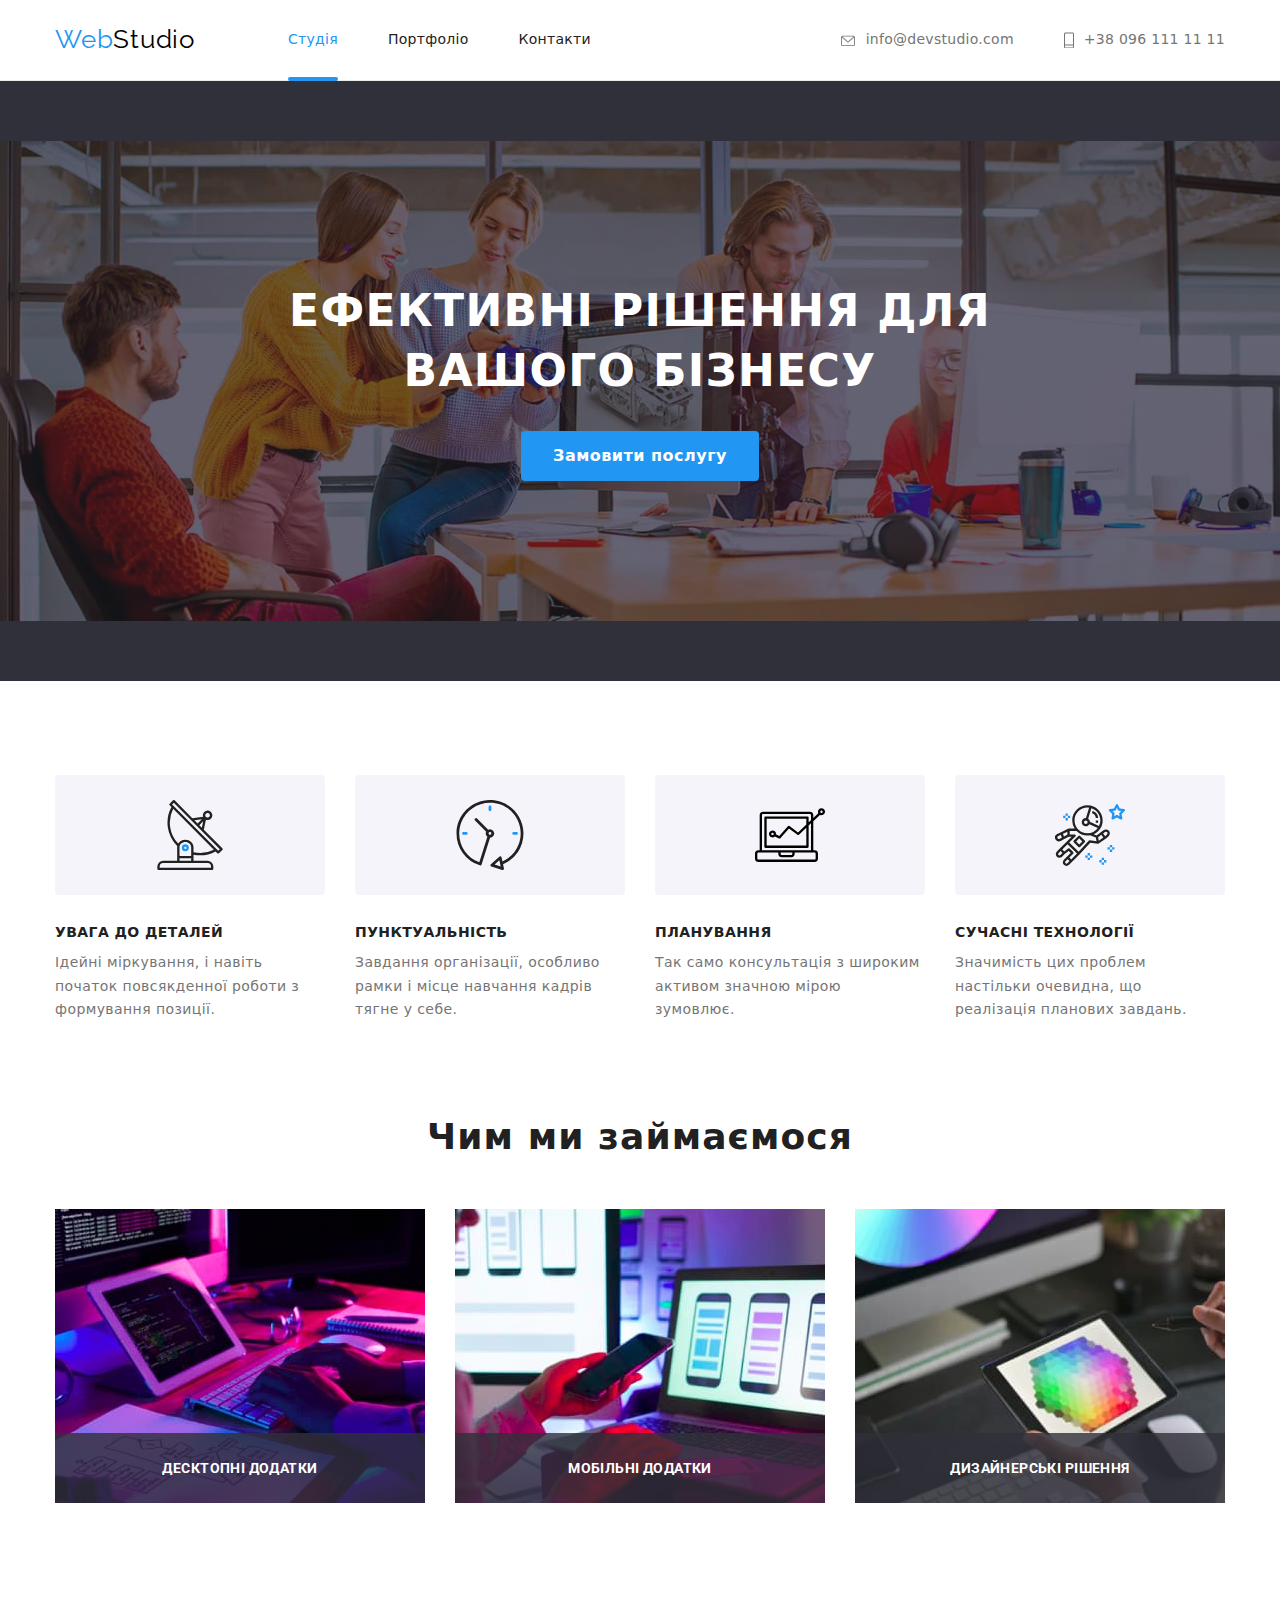
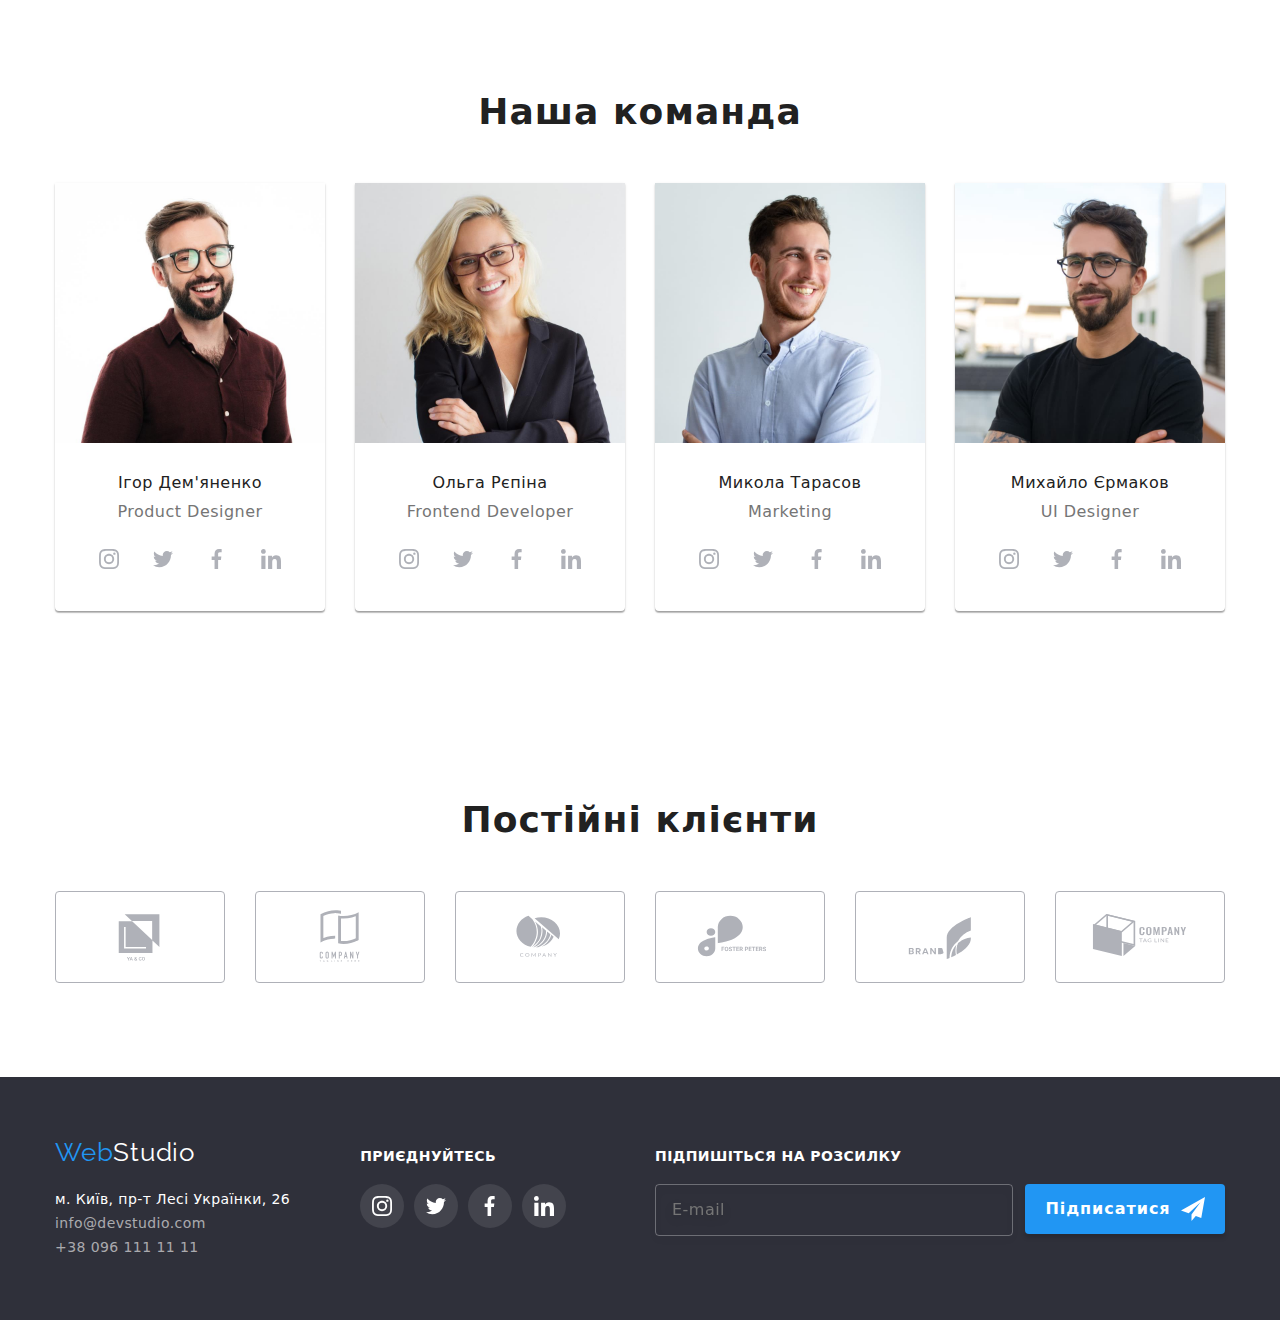
<file: index.html>
<!DOCTYPE html>
<html lang="uk">
  <head>
    <meta charset="UTF-8" />
    <meta http-equiv="X-UA-Compatible" content="IE=edge" />
    <meta name="viewport" content="width=device-width, initial-scale=1.0" />
    <title>WebStudio</title>
    <link rel="preconnect" href="https://fonts.googleapis.com">
    <link rel="preconnect" href="https://fonts.gstatic.com" crossorigin>
    <link href="https://fonts.googleapis.com/css2?family=Raleway:wght@700&family=Roboto:wght@400;500;700;900&display=swap" rel="stylesheet">
    <link rel="stylesheet" href="./css/main.min.css" />
  </head>
  <body>
    <!-- Шапка --> 
    <header class="header">
      <div class="container header__container">
        <nav class="nav">
          <a class="nav__logo" href="./index.html">Web<span class="nav__logo--color">Studio</span></a>
          <ul class="nav__list">
            <li class="nav__item">
              <a href="./index.html" class="nav__link current">Студія</a>
            </li>
            <li class="nav__item">
              <a href="./portfolio.html" class="nav__link">Портфоліо</a>
            </li>
            <li class="nav__item">
              <a href="" class="nav__link">Контакти</a>
            </li>
          </ul>
        </nav>
        <ul class="contact">
          <li class="contact__item">
            <a href="mailto:info@devstudio.com" 
            class="contact__link">
            <svg class="contact__icon" width="16" height="12">
              <use class="icon" href="./img/SVG/icons.svg#envelope" ></use>
            </svg>
            info@devstudio.com
            </a>
          </li>
          <li class="contact__item">
            <a href="tel:+380961111111" class="contact__link">
              <svg class="contact__icon" width="10px" height="16px">
                <use class="icon" href="./img/SVG/icons.svg#phone" ></use>
              </svg>
              +38 096 111 11 11
            </a>
          </li>
        </ul>
      </div>
    </header>
    <main>
    <!-- Hero -->
      <section class="hero">
        <div class="container">
          <h1 class="hero__title">ЕФЕКТИВНІ РІШЕННЯ ДЛЯ <br /> ВАШОГО БІЗНЕСУ</h1>
          <button type="button" class="hero__button" data-modal-open>Замовити послугу</button>
        </div>
      </section>
      <!-- Features -->
      <section class="section">
        <div class="container">
          <h2 class="visually-hidden">Наші переваги</h2>
          <ul class="features">
            <li class="features__item">
              <div class="features__box">
                <svg class="features__icon" width="70" height="70" aria-label="Супутникова антена">
                  <use class="" href="./img/SVG/icons.svg#antena" ></use>
                </svg>
              </div>
              <h3 class="features__title">УВАГА ДО ДЕТАЛЕЙ</h3>
              <p class="features__text">
                Ідейні міркування, і навіть початок повсякденної роботи з формування позиції.
              </p>
            </li>
            <li class="features__item">
              <div class="features__box">
                <svg class="features__icon" width="70" height="70" aria-label="Годинник">
                  <use class="" href="./img/SVG/icons.svg#clock" ></use>
                </svg>
              </div>
              <h3 class="features__title">ПУНКТУАЛЬНІСТЬ</h3>
              <p class="features__text">
                Завдання організації, особливо рамки і місце навчання кадрів тягне у себе.
              </p>
            </li>
            <li class="features__item">
              <div class="features__box">
                
                <svg class="features__icon" width="70" height="70" aria-label="Вектор">
                  <use class="" href="./img/SVG/icons.svg#vector"></use>
                </svg>
              
              </div>
              <h3 class="features__title">ПЛАНУВАННЯ</h3>
              <p class="features__text">Так само консультація з широким активом значною мірою зумовлює.</p>
            </li>
            <li class="features__item">
              <div class="features__box">
                <svg class="features__icon" width="70" height="70" aria-label="Астронавт">
                  <use class="" href="./img/SVG/icons.svg#astronaut" ></use>
                </svg>
              </div>
              <h3 class="features__title">СУЧАСНІ ТЕХНОЛОГІЇ</h3>
              <p class="features__text">
                Значимість цих проблем настільки очевидна, що реалізація планових завдань.
              </p>
            </li>
          </ul>
        </div>
      </section>
      <!-- Gallery -->
      <section class="section section-no-padding-top">
        <div class="container">
          <h2 class="section__title">Чим ми займаємося</h2>
          <ul class="gallery">
            <li class="gallery__item">
              <div class="gallery__thumb">
                <img
                  src="./img/Gallery/бокс1.jpg"
                  alt="Мужчина пише код за робочим столом на підключеному моніторі та планшеті"
                  width="370"
                  height="294"
                  class="gallery__img"
                />
                <p class="gallery__text">Десктопні додатки</p>
              </div>
            </li>
            <li class="gallery__item">
              <div class="gallery__thumb">
                <img
                  src="./img/Gallery/бокс2.jpg"
                  alt="дівчина синхронізує планшет з ноутбуком"
                  width="370"
                  height="294"
                  class="gallery__img"
                />
                <p class="gallery__text">Мобільні додатки</p>
              </div>
            </li>
            <li class="gallery__item">
              <div class="gallery__thumb">
                <img
                  src="./img/Gallery/бокс3.jpg"
                  alt="Дівчина обирає колір на планшеті"
                  width="370"
                  height="294"
                  class="gallery__img"
                />
                <p class="gallery__text">Дизайнерські рішення</p>
            </div>
            </li>
          </ul>
        </div>
      </section>
      <!-- Team -->
      <section class="section section-bg-color">
        <div class="container">
          <h2 class="section__title">Наша команда</h2>
          <ul class="team">
            <li class="team__item">
              <img class="team__img" src="./img/Team/людина1.jpg" alt="Мужчина" width="270" height="260" />
              <div class="position">
                <h3 class="position__title">Ігор Дем'яненко</h3>
                <p class="position__text" lang="en">Product Designer</p>
                <ul class="social">
                  <li class="social__item">
                    <a href="" class="social__link">
                      <svg class="social__icon" width="20" height="20" aria-label="Лого Інстаграм">
                        <use class="social__icons" href="./img/SVG/icons.svg#instagram" ></use>
                      </svg>
                    </a>
                  </li>
                  <li class="social__item">
                    <a href="" class="social__link">
                      <svg class="social__icon" width="20" height="20" aria-label="Лого Твітер">
                        <use class="social__icons" href="./img/SVG/icons.svg#twitter" ></use>
                      </svg>
                    </a>
                  </li>
                  <li class="social__item">
                    <a href="" class="social__link">
                      <svg class="social__icon" width="20" height="20" aria-label="Лого ФейсБук">
                        <use class="social__icons" href="./img/SVG/icons.svg#fb" ></use>
                      </svg>
                    </a>
                  </li>
                  <li class="social__item">
                    <a href="" class="social__link">
                      <svg class="social__icon" width="20" height="20" aria-label="Лого Лінк">
                        <use class="social__icons" href="./img/SVG/icons.svg#linkedin" ></use>
                      </svg>
                    </a>
                  </li>
                </ul>
              </div>
            </li>
            <li class="team__item">
              <img class="team__img" src="./img/Team/людина2.jpg" alt="Дівчина" width="270" height="260" />
              <div class="position">
                <h3 class="position__title">Ольга Рєпіна</h3>
                <p class="position__text" lang="en">Frontend Developer</p>
                <ul class="social">
                  <li class="social__item">
                    <a href="" class="social__link">
                      <svg class="social__icon" width="20" height="20" aria-label="Лого Інстаграм">
                        <use class="social__icons" href="./img/SVG/icons.svg#instagram" ></use>
                      </svg>
                    </a>
                  </li>
                  <li class="social__item">
                    <a href="" class="social__link">
                      <svg class="social__icon" width="20" height="20" aria-label="Лого Твітер">
                        <use class="social__icons" href="./img/SVG/icons.svg#twitter" ></use>
                      </svg>
                    </a>
                  </li>
                  <li class="social__item">
                    <a href="" class="social__link">
                      <svg class="social__icon" width="20" height="20" aria-label="Лого ФейсБук">
                        <use class="social__icons" href="./img/SVG/icons.svg#fb" ></use>
                      </svg>
                    </a>
                  </li>
                  <li class="social__item">
                    <a href="" class="social__link">
                      <svg class="social__icon" width="20" height="20" aria-label="Лого Лінк">
                        <use class="social__icons" href="./img/SVG/icons.svg#linkedin" ></use>
                      </svg>
                    </a>
                  </li>
                </ul>
              </div>
            </li>
            <li class="team__item">
              <img class="team__img" src="./img/Team/людина3.jpg" alt="Мужчина" width="270" height="260" />
              <div class="position">
                <h3 class="position__title">Микола Тарасов</h3>
                <p class="position__text" lang="en">Marketing</p>
                <ul class="social">
                  <li class="social__item">
                    <a href="" class="social__link">
                      <svg class="social__icon" width="20" height="20" aria-label="Лого Інстаграм">
                        <use class="social__icons" href="./img/SVG/icons.svg#instagram" ></use>
                      </svg>
                    </a>
                  </li>
                  <li class="social__item">
                    <a href="" class="social__link">
                      <svg class="social__icon" width="20" height="20" aria-label="Лого Твітер">
                        <use class="social__icons" href="./img/SVG/icons.svg#twitter" ></use>
                      </svg>
                    </a>
                  </li>
                  <li class="social__item">
                    <a href="" class="social__link">
                      <svg class="social__icon" width="20" height="20" aria-label="Лого ФейсБук">
                        <use class="social__icons" href="./img/SVG/icons.svg#fb" ></use>
                      </svg>
                    </a>
                  </li>
                  <li class="social__item">
                    <a href="" class="social__link">
                      <svg class="social__icon" width="20" height="20" aria-label="Лого Лінк">
                        <use class="social__icons" href="./img/SVG/icons.svg#linkedin" ></use>
                      </svg>
                    </a>
                  </li>
                </ul>
              </div>
            </li>
            <li class="team__item">
              <img class="team__img" src="./img/Team/людина4.jpg" alt="Мужчина" width="270" height="260" />
              <div class="position">
                <h3 class="position__title">Михайло Єрмаков</h3>
                <p class="position__text" lang="en">UI Designer</p>
                <ul class="social">
                  <li class="social__item">
                    <a href="" class="social__link">
                      <svg class="social__icon" width="20" height="20" aria-label="Лого Інстаграм">
                        <use class="social__icons" href="./img/SVG/icons.svg#instagram" ></use>
                      </svg>
                    </a>
                  </li>
                  <li class="social__item">
                    <a href="" class="social__link">
                      <svg class="social__icon" width="20" height="20" aria-label="Лого Твітер">
                        <use class="social__icons" href="./img/SVG/icons.svg#twitter" ></use>
                      </svg>
                    </a>
                  </li>
                  <li class="social__item">
                    <a href="" class="social__link">
                      <svg class="social__icon" width="20" height="20" aria-label="Лого ФейсБук">
                        <use class="social__icons" href="./img/SVG/icons.svg#fb" ></use>
                      </svg>
                    </a>
                  </li>
                  <li class="social__item">
                    <a href="" class="social__link">
                      <svg class="social__icon" width="20" height="20" aria-label="Лого Лінк">
                        <use class="social__icons" href="./img/SVG/icons.svg#linkedin" ></use>
                      </svg>
                    </a>
                  </li>
                </ul>
              </div>
            </li>
          </ul>
        </div>
      </section>
      <!-- Clients -->
      <section class="section">
        <div class="container">
        <h2 class="section__title">Постійні клієнти</h2>
        <ul class="clients">
          <li class="clients__item">
            <a href="" class="clients__link">
              <svg class="clients__icon" width="106" height="60" aria-label="Лого ya&go">
                <use class="clients__icons" href="./img/SVG/icons.svg#yago" ></use>
              </svg>
            </a>
          </li>
          <li class="clients__item">
            <a href="" class="clients__link">
              <svg class="clients__icon" width="106" height="60" aria-label="Лого tagline-here">
                <use class="clients__icons" href="./img/SVG/icons.svg#tagline-here" ></use>
              </svg>
            </a>
          </li>
          <li class="clients__item">
            <a href="" class="clients__link">
              <svg class="clients__icon" width="106" height="60" aria-label="Лого company">
                <use class="clients__icons" href="./img/SVG/icons.svg#company" ></use>
              </svg>
            </a>
          </li>
          <li class="clients__item">
            <a href="" class="clients__link">
              <svg class="clients__icon" width="106" height="60" aria-label="Лого tagline-here">
                <use class="clients__icons" href="./img/SVG/icons.svg#foster" ></use>
              </svg>
            </a>
          </li>
          <li class="clients__item">
            <a href="" class="clients__link">
              <svg class="clients__icon" width="106" height="60" aria-label="Лого company">
                <use class="clients__icons" href="./img/SVG/icons.svg#brend" ></use>
              </svg>
            </a>
          </li>
          <li class="clients__item">
            <a href="" class="clients__link">
              <svg class="clients__icon" width="106" height="60" aria-label="Лого tag-line">
                <use class="clients__icons" href="./img/SVG/icons.svg#tag-line" ></use>
              </svg>
            </a>
          </li>
        </ul>
      </div>
      </section>
    </main>

    <!-- Footer -->
    <footer class="footer">
      <div class="container footer__container">
        <div class="footer__contact">
          <a class="footer__logo" href="./index.html">Web<span class="footer__logo--color">Studio</span></a>
          <address class="address">
            <ul class="address__list">
              <li class="address__item">
                <a
                  class="address__link"
                  target="_blank"
                  rel="noopener norefferer"
                  href="https://www.google.com/maps/place/%D0%B1%D1%83%D0%BB.+%D0%9B%D0%B5%D1%81%D0%B8+%D0%A3%D0%BA%D1%80%D0%B0%D0%B8%D0%BD%D0%BA%D0%B8,+26,+%D0%9A%D0%B8%D0%B5%D0%B2,+02000/data=!4m2!3m1!1s0x40d4cf0e033ecbe9:0x57a4dffefec77da0?sa=X&ved=2ahUKEwij4-Hri735AhVkw4sKHWRKDZoQ8gF6BAgVEAE"
                >
                  м. Київ, пр-т Лесі Українки, 26
                </a>
              </li>
              <li class="address__item">
                <a class="address__link call" href="mailto:info@devstudio.com">info@devstudio.com</a>
              </li>
              <li class="address__item">
                <a class="address__link call" href="tel:+380961111111">+38 096 111 11 11</a>
              </li>
            </ul>
          </address>
        </div>
        <div class="footer-social">
          <h2 class="footer-social__title">приєднуйтесь</h2>
          <ul class="footer-social__list">
            <li class="footer-link__item">
              <a href="" class="footer-social__link">
                <svg class="footer-social__icon" width="20" height="20" aria-label="Лого Інстаграм">
                  <use class="footer-social__icons" href="./img/SVG/icons.svg#instagram"></use>
                </svg>
              </a>
            </li>
            <li class="footer-link__item">
              <a href="" class="footer-social__link">
                <svg class="footer-social__icon" width="20" height="20" aria-label="Лого Твітер">
                  <use class="footer-social__icons" href="./img/SVG/icons.svg#twitter"></use>
                </svg>
              </a>
            </li>
            <li class="footer-link__item">
              <a href="" class="footer-social__link">
                <svg class="footer-social__icon" width="20" height="20" aria-label="Лого ФейсБук">
                  <use class="footer-social__icons" href="./img/SVG/icons.svg#fb"></use>
                </svg>
              </a>
            </li>
            <li class="footer-link__item">
              <a href="" class="footer-social__link">
                <svg class="footer-social__icon" width="20" height="20" aria-label="Лого Лінк">
                  <use class="footer-social__icons" href="./img/SVG/icons.svg#linkedin"></use>
                </svg>
              </a>
            </li>
          </ul>
        </div>
        <div class="follow">
          <form class="follow__form">
            <h2 class="footer-social__title">Підпишіться на розсилку</h2>
            <div class="follow__box">
              <input class="follow__input" type="email" name="mail" id="mail" placeholder="E-mail">
              <button type="submit" class="form__button follow__button">
                Підписатися
                <svg class="follow__icon" width="24" height="24" aria-label="logo send">
                  <use class="follow__icons" href="./img/SVG/icons.svg#send"></use>
                </svg>
              </button>
            </div>
          </form>
        </div>
      </div>
    </footer>
    <div class="backdrop is-hidden" data-modal>
      <div class="modal">
        <button data-modal-close class="modal__button">
          <svg class="modal__icon" width="11" height="11" aria-label="close">
            <use class="modal__ic" href="./img/SVG/icons.svg#icon-xvecto"></use>
          </svg>
        </button>
          <form class="form">
            <h2 class="form__title">Залиште свої дані, ми вам передзвонимо</h2>                   
              <label class="form__field">
                <span class="form__label">Ім'я</span>
                <input class="form__input" type="text" name="name" autofocus placeholder="">
                <svg class="form__icon" width="12" height="12">
                  <use href="./img/SVG/icons.svg#name"></use>
                </svg>
              </label>
              <label class="form__field">
                <span class="form__label">Телефон</span>
                <input class="form__input" type="tel" name="tel" placeholder="">
                <svg class="form__icon" width="13" height="13">
                  <use href="./img/SVG/icons.svg#tel"></use>
                </svg>
              </label>                   
              <label class="form__field">
                <span class="form__label">Пошта</span>
                <input class="form__input" type="email" name="mail" placeholder="" >
                <svg class="form__icon" width="15" height="12">
                  <use href="./img/SVG/icons.svg#mail"></use>
                </svg>
              </label>
              <label class="form__field comment">
                <span class="form__label">Кометар</span>
                <textarea class="form__textarea" name="comment" rows="5" placeholder="Введіть текст"></textarea>
              </label>
              <label class="form__field checkbox">
                <input class="checkbox__input visually-hidden" type="checkbox" name="topic" value="check-label">
                <svg class="checkbox__icon">
                  <use href="./img/SVG/icons.svg#check"></use>
                </svg>
                <span class="checkbox__label">Погоджуююся з розсилкою та приймаю <a class="checkbox__link" href="">Умови договору</a></span>
              </label>
              <button type="submit" class="form__button">Відправити</button>
          </form>
      </div>
    </div>
    <script src="./js/modal.js"></script>
  </body>
</html>
</file>
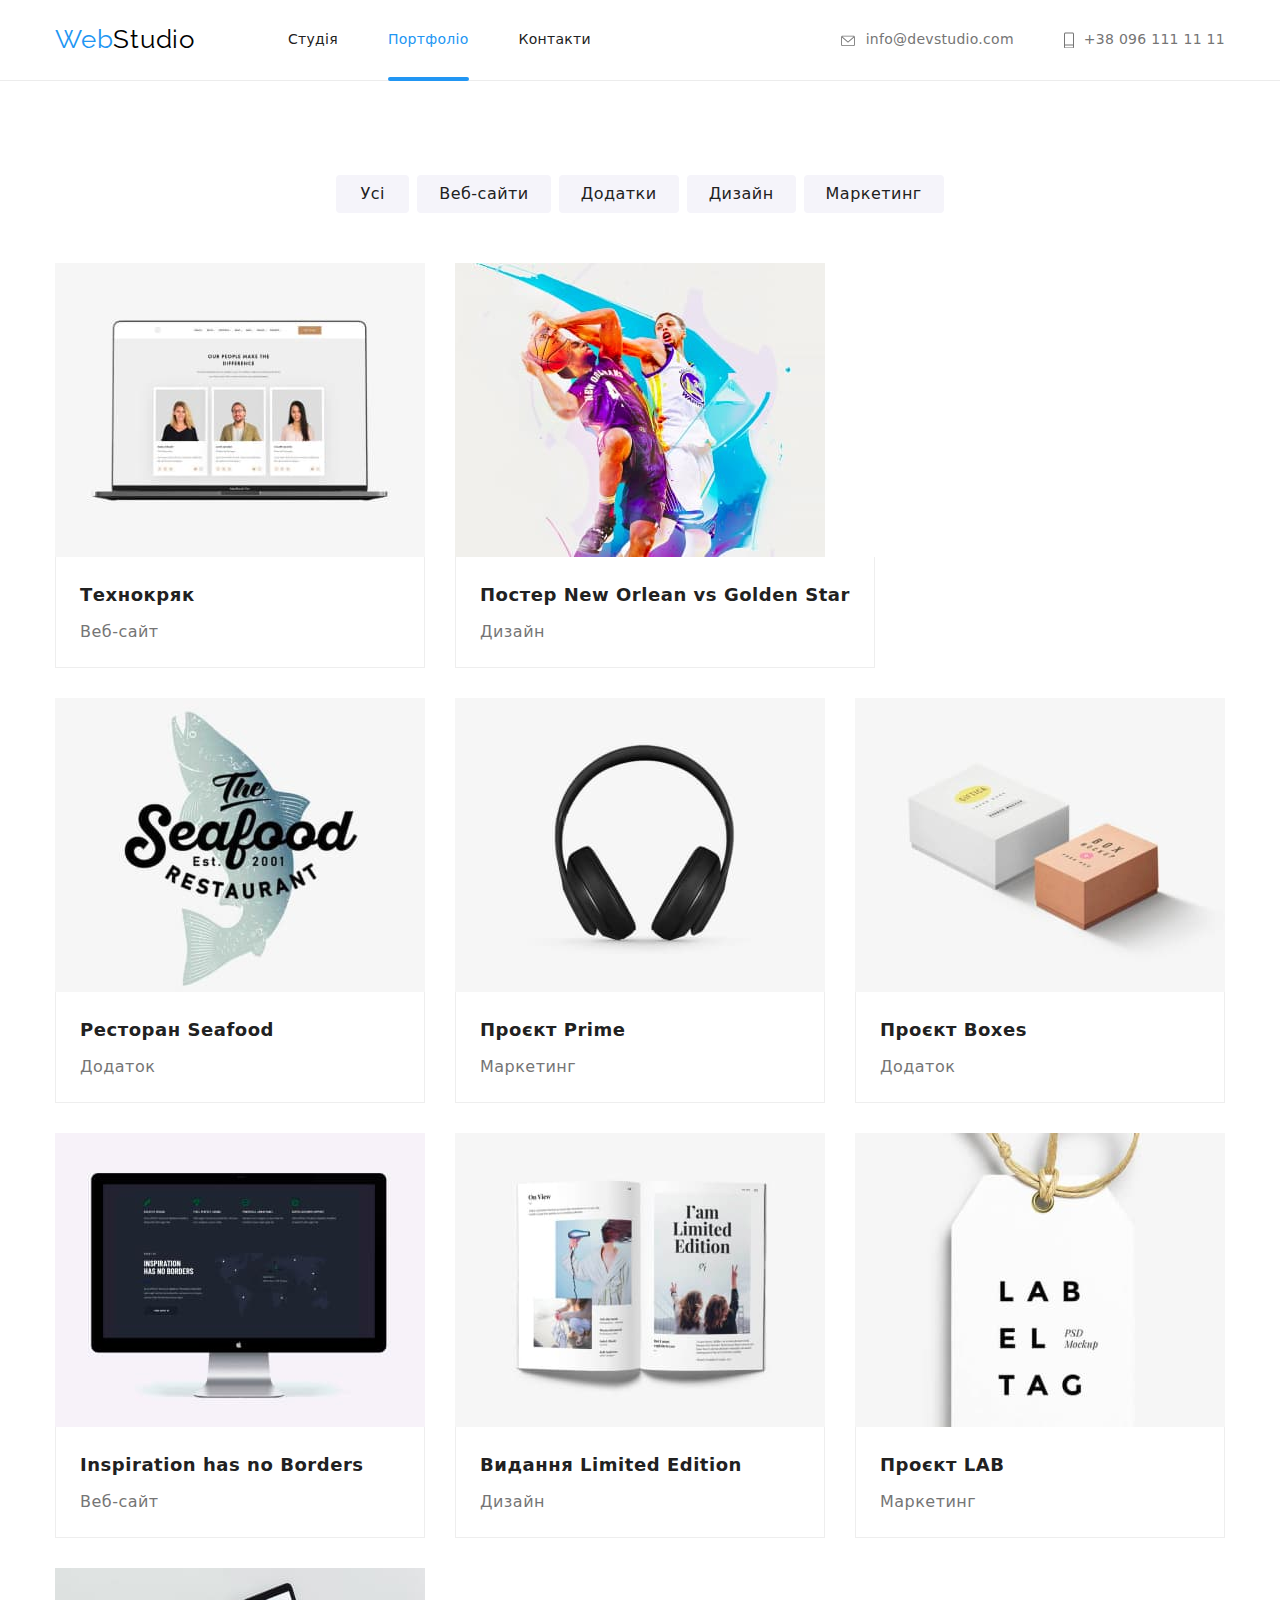
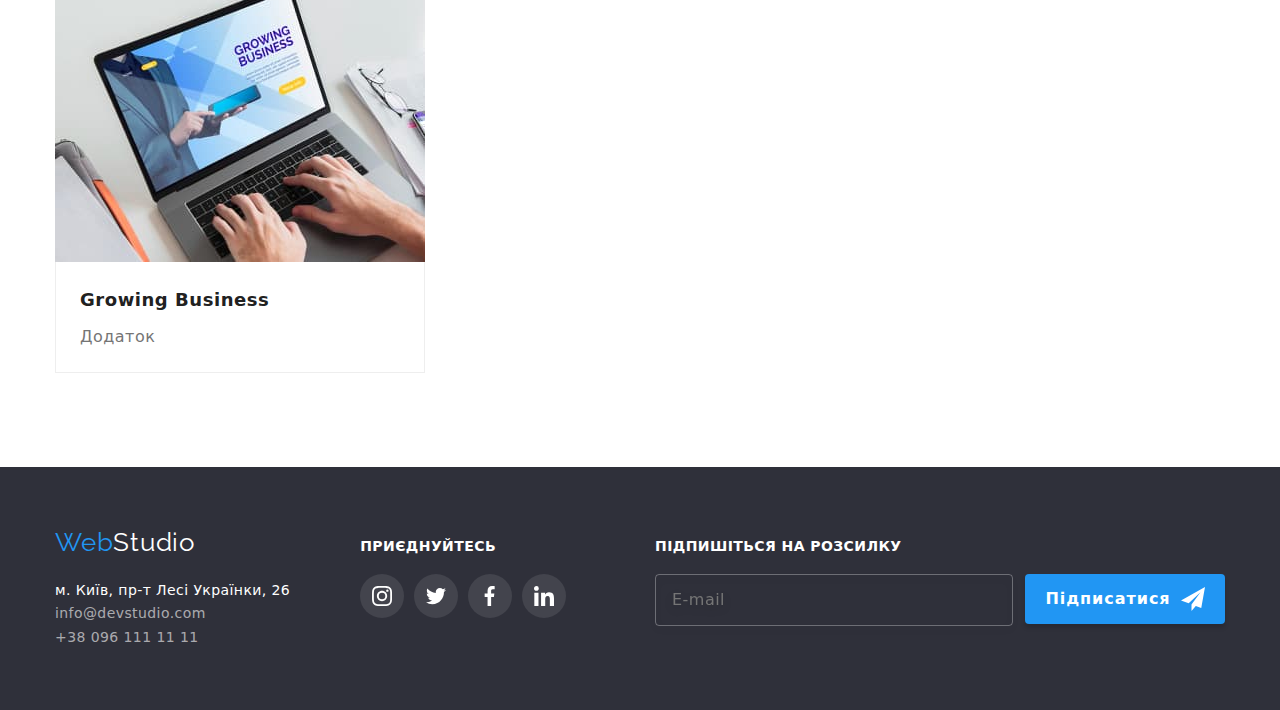
<file: portfolio.html>
<!DOCTYPE html>
<html lang="en">
  <head>
    <meta charset="UTF-8" />
    <meta http-equiv="X-UA-Compatible" content="IE=edge" />
    <meta name="viewport" content="width=device-width, initial-scale=1.0" />
    <title>WebStudio</title>
    <link rel="preconnect" href="https://fonts.googleapis.com" />
    <link rel="preconnect" href="https://fonts.gstatic.com" crossorigin />
    <link
      href="https://fonts.googleapis.com/css2?family=Raleway:wght@700&family=Roboto:wght@400;500;700;900&display=swap"
      rel="stylesheet"
    />
    <link rel="stylesheet" href="./css/main.min.css" />
  </head>
  <body>
    <!-- Шапка -->
    <header class="header">
      <div class="container header__container">
        <nav class="nav">
          <a class="nav__logo" href="./index.html">Web<span class="nav__logo--color">Studio</span></a>
          <ul class="nav__list list">
            <li class="nav__item">
              <a href="./index.html" class="nav__link">Студія</a>
            </li>
            <li class="nav__item">
              <a href="./portfolio.html" class="nav__link current">Портфоліо</a>
            </li>
            <li class="nav__item">
              <a href="" class="nav__link">Контакти</a>
            </li>
          </ul>
        </nav>
        <ul class="contact list">
          <li class="contact__item">
            <a href="mailto:info@devstudio.com" 
            class="contact__link">
            <svg class="contact__icon" width="16" height="12">
              <use class="icon" href="./img/SVG/icons.svg#envelope" ></use>
            </svg>
            info@devstudio.com
            </a>
          </li>
          <li class="contact__item">
            <a href="tel:+380961111111" class="contact__link">
              <svg class="contact__icon" width="10px" height="16px">
                <use class="icon" href="./img/SVG/icons.svg#phone" ></use>
              </svg>
              +38 096 111 11 11
            </a>
          </li>
        </ul>
      </div>
    </header>
    <main>
      <section class="section">
        <div class="container">
          <!-- Filter -->
          <h1 class="visually-hidden">Портфоліо WebStudio</h1>
          <ul class="filter">
            <li class="filter__item">
              <button type="button" class="filter__button">Усі</button>
            </li>
            <li class="filter__item">
              <button type="button" class="filter__button">Веб-сайти</button>
            </li>
            <li class="filter__item">
              <button type="button" class="filter__button">Додатки</button>
            </li>
            <li class="filter__item">
              <button type="button" class="filter__button">Дизайн</button>
            </li>
            <li class="filter__item">
              <button type="button" class="filter__button">Маркетинг</button>
            </li>
          </ul>
          <!-- Works -->
          <ul class="works list">
            <li class="works__item">
              <a href="" class="works__link">
                <div class="works__thumb">
                  <img
                    src="./img/Works/img1.jpg"
                    alt="На нутбуці висвітлений веб-сайт з картками різних людей"
                    class="works__img img"
                    width="370"
                    height="294"
                  />
                  <p class="works__description">
                    Ресурс пропонує комплексні пропозиції з різним рівнем
                    функціоналу та сервісів. Все це дозволить відвідувачу
                    отримати вичерпні відомості про компанію чи приватну
                    особу.
                  </p>
                </div>
                <div class="works__border">
                  <h2 class="works__title">Технокряк</h2>
                  <p class="works__text">Веб-сайт</p>
                </div>
              </a>
            </li>
            <li class="works__item">
              <a href="" class="works__link">
                <div class="works__thumb">
                  <img
                    src="./img/Works/img2.jpg"
                    alt="Постер два баскетболісти де один блокує передачу мяча другого басетболіста"
                    class="works__img img"
                    width="370"
                    height="294"
                  />
                  <p class="works__description">
                    Ресурс пропонує комплексні пропозиції з різним рівнем
                    функціоналу та сервісів. Все це дозволить відвідувачу
                    отримати вичерпні відомості про компанію чи приватну
                    особу.
                  </p>
                </div>
                <div class="works__border">
                  <h2 class="works__title">Постер New Orlean vs Golden Star</h2>
                  <p class="works__text">Дизайн</p>
                </div>
              </a>
            </li>
            <li class="works__item">
              <a href="" class="works__link">
                <div class="works__thumb">
                  <img
                    src="./img/Works/img3.jpg"
                    alt="Логотип Ресторан Seafood"
                    class="works__img img"
                    width="370"
                    height="294"
                  />
                  <p class="works__description">
                    Ресурс пропонує комплексні пропозиції з різним рівнем
                    функціоналу та сервісів. Все це дозволить відвідувачу
                    отримати вичерпні відомості про компанію чи приватну
                    особу.
                  </p>
                </div>
                <div class="works__border">
                  <h2 class="works__title">Ресторан Seafood</h2>
                  <p class="works__text">Додаток</p>
                </div>
              </a>
            </li>
            <li class="works__item">
              <a href="" class="works__link">
                <div class="works__thumb">
                  <img
                    src="./img/Works/img4.jpg"
                    alt="Навушни"
                    class="works__img img"
                    width="370"
                    height="294"
                  />
                  <p class="works__description">
                    Ресурс пропонує комплексні пропозиції з різним рівнем
                    функціоналу та сервісів. Все це дозволить відвідувачу
                    отримати вичерпні відомості про компанію чи приватну
                    особу.
                  </p>
                </div>
                <div class="works__border">
                  <h2 class="works__title">Проєкт Prime</h2>
                  <p class="works__text">Маркетинг</p>
                </div>
              </a>
            </li>
            <li class="works__item">
              <a href="" class="works__link">
                <div class="works__thumb">
                  <img
                    src="./img/Works/img5.jpg"
                    alt="Дві коробки"
                    class="works__img img"
                    width="370"
                    height="294"
                  />
                  <p class="works__description">
                    Ресурс пропонує комплексні пропозиції з різним рівнем
                    функціоналу та сервісів. Все це дозволить відвідувачу
                    отримати вичерпні відомості про компанію чи приватну
                    особу.
                  </p>
                </div>
                <div class="works__border">
                  <h2 class="works__title">Проєкт Boxes</h2>
                  <p class="works__text">Додаток</p>
                </div>
              </a>
            </li>
            <li class="works__item">
              <a href="" class="works__link">
                <div class="works__thumb">
                  <img
                    src="./img/Works/img6.jpg"
                    alt="На моніторі відображений веб-сайт Inspiration has no Borders"
                    class="works__img img"
                    width="370"
                    height="294"
                  />
                  <p class="works__description">
                    Ресурс пропонує комплексні пропозиції з різним рівнем
                    функціоналу та сервісів. Все це дозволить відвідувачу
                    отримати вичерпні відомості про компанію чи приватну
                    особу.
                  </p>
                </div>
                <div class="works__border">
                  <h2 class="works__title">Inspiration has no Borders</h2>
                  <p class="works__text">Веб-сайт</p>
                </div>
              </a>
            </li>
            <li class="works__item">
              <a href="" class="works__link">
                <div class="works__thumb">
                  <img
                    src="./img/Works/img7.jpg"
                    alt="Розгорнута книга"
                    class="works__img img"
                    width="370"
                    height="294"
                  />
                  <p class="works__description">
                    Ресурс пропонує комплексні пропозиції з різним рівнем
                    функціоналу та сервісів. Все це дозволить відвідувачу
                    отримати вичерпні відомості про компанію чи приватну
                    особу.
                  </p>
                </div>
                <div class="works__border">
                  <h2 class="works__title">Видання Limited Edition</h2>
                  <p class="works__text">Дизайн</p>
                </div>
              </a>
            </li>
            <li class="works__item">
              <a href="" class="works__link">
                <div class="works__thumb">
                  <img
                    src="./img/Works/img8.jpg"
                    alt="Бірка для одягу"
                    class="works__img img"
                    width="370"
                    height="294"
                  />
                  <p class="works__description">
                    Ресурс пропонує комплексні пропозиції з різним рівнем
                    функціоналу та сервісів. Все це дозволить відвідувачу
                    отримати вичерпні відомості про компанію чи приватну
                    особу.
                  </p>
                </div>
                <div class="works__border">
                  <h2 class="works__title">Проєкт LAB</h2>
                  <p class="works__text">Маркетинг</p>
                </div>
              </a>
            </li>
            <li class="works__item">
              <a href="" class="works__link">
                <div class="works__thumb">
                  <img
                    src="./img/Works/img9.jpg"
                    alt="Чоловік на ноутбуці користується додатком Growing Business"
                    class="works__img img"
                    width="370"
                    height="294"
                  />
                  <p class="works__description">
                    Ресурс пропонує комплексні пропозиції з різним рівнем
                    функціоналу та сервісів. Все це дозволить відвідувачу
                    отримати вичерпні відомості про компанію чи приватну
                    особу.
                  </p>
                </div>
                <div class="works__border">
                  <h2 class="works__title">Growing Business</h2>
                  <p class="works__text">Додаток</p>
                </div>
              </a>
            </li>
          </ul>
        </div>
      </section>
    </main>
    <!-- Футер -->
    <footer class="footer">
      <div class="container footer__container">
        <div class="footer__contact">
          <a class="footer__logo" href="./index.html">Web<span class="footer__logo--color">Studio</span></a>
          <address class="address">
            <ul class="address__list list">
              <li class="address__item">
                <a
                  class="address__link"
                  target="_blank"
                  rel="noopener norefferer"
                  href="https://www.google.com/maps/place/%D0%B1%D1%83%D0%BB.+%D0%9B%D0%B5%D1%81%D0%B8+%D0%A3%D0%BA%D1%80%D0%B0%D0%B8%D0%BD%D0%BA%D0%B8,+26,+%D0%9A%D0%B8%D0%B5%D0%B2,+02000/data=!4m2!3m1!1s0x40d4cf0e033ecbe9:0x57a4dffefec77da0?sa=X&ved=2ahUKEwij4-Hri735AhVkw4sKHWRKDZoQ8gF6BAgVEAE"
                >
                  м. Київ, пр-т Лесі Українки, 26
                </a>
              </li>
              <li class="address__item">
                <a class="address__link call" href="mailto:info@devstudio.com">info@devstudio.com</a>
              </li>
              <li class="address__item">
                <a class="address__link call" href="tel:+380961111111">+38 096 111 11 11</a>
              </li>
            </ul>
          </address>
        </div>
        <div class="footer-social">
          <h2 class="footer-social__title">приєднуйтесь</h2>
          <ul class="footer-social__list list">
            <li class="footer-link__item">
              <a href="" class="footer-social__link">
                <svg class="footer-social__icon" width="20" height="20" aria-label="Лого Інстаграм">
                  <use class="footer-social__icons" href="./img/SVG/icons.svg#instagram"></use>
                </svg>
              </a>
            </li>
            <li class="footer-link__item">
              <a href="" class="footer-social__link">
                <svg class="footer-social__icon" width="20" height="20" aria-label="Лого Твітер">
                  <use class="footer-social__icons" href="./img/SVG/icons.svg#twitter"></use>
                </svg>
              </a>
            </li>
            <li class="footer-link__item">
              <a href="" class="footer-social__link">
                <svg class="footer-social__icon" width="20" height="20" aria-label="Лого ФейсБук">
                  <use class="footer-social__icons" href="./img/SVG/icons.svg#fb"></use>
                </svg>
              </a>
            </li>
            <li class="footer-link__item">
              <a href="" class="footer-social__link">
                <svg class="footer-social__icon" width="20" height="20" aria-label="Лого Лінк">
                  <use class="footer-social__icons" href="./img/SVG/icons.svg#linkedin"></use>
                </svg>
              </a>
            </li>
          </ul>
        </div>
        <div class="follow">
          <form class="follow__form">
            <h2 class="footer-social__title">Підпишіться на розсилку</h2>
            <div class="follow__box">
              <input class="follow__input" type="email" name="mail" id="mail" placeholder="E-mail">
              <button type="submit" class="form__button follow__button">
                Підписатися
                <svg class="follow__icon" width="24" height="24" aria-label="logo send">
                  <use class="follow__icons" href="./img/SVG/icons.svg#send"></use>
                </svg>
              </button>
            </div>
          </form>
        </div>
      </div>
    </footer>
  </body>
</html>
</file>
<file: css/main.min.css>
body{font-family:"Roboto",sans-serif;color:#212121;background-color:#fff}h1,h2,h3,h4,h5,h6,p,ul{margin:0;padding:0}.container{width:1200px;margin-left:auto;margin-right:auto;padding:0 15px}.visually-hidden{position:absolute;white-space:nowrap;width:1px;height:1px;overflow:hidden;border:0;padding:0;clip:rect(0 0 0 0);-webkit-clip-path:inset(50%);clip-path:inset(50%);margin:-1px}.works,.filter,.footer-social__list,.address__list,.clients,.social,.team,.gallery,.features,.contact,.nav__list{list-style-type:none}.footer__logo,.nav__logo{color:#2196f3;font-family:"Raleway",sans-serif;font-size:26px;line-height:1.2;letter-spacing:.03em;text-decoration:none}/*! modern-normalize v1.1.0 | MIT License | https://github.com/sindresorhus/modern-normalize */*,::before,::after{-webkit-box-sizing:border-box;box-sizing:border-box}html{line-height:1.15;-webkit-text-size-adjust:100%;-moz-tab-size:4;-o-tab-size:4;tab-size:4}body{margin:0;font-family:system-ui,-apple-system,"Segoe UI",Roboto,Helvetica,Arial,sans-serif,"Apple Color Emoji","Segoe UI Emoji"}hr{height:0;color:inherit}abbr[title]{-webkit-text-decoration:underline dotted;text-decoration:underline dotted}b,strong{font-weight:bolder}code,kbd,samp,pre{font-family:ui-monospace,SFMono-Regular,Consolas,"Liberation Mono",Menlo,monospace;font-size:1em}small{font-size:80%}sub,sup{font-size:75%;line-height:0;position:relative;vertical-align:baseline}sub{bottom:-0.25em}sup{top:-0.5em}table{text-indent:0;border-color:inherit}button,input,optgroup,select,textarea{font-family:inherit;font-size:100%;line-height:1.15;margin:0}button,select{text-transform:none}button,[type=button],[type=reset],[type=submit]{-webkit-appearance:button}::-moz-focus-inner{border-style:none;padding:0}:-moz-focusring{outline:1px dotted ButtonText}:-moz-ui-invalid{box-shadow:none}legend{padding:0}progress{vertical-align:baseline}::-webkit-inner-spin-button,::-webkit-outer-spin-button{height:auto}[type=search]{-webkit-appearance:textfield;outline-offset:-2px}::-webkit-search-decoration{-webkit-appearance:none}::-webkit-file-upload-button{-webkit-appearance:button;font:inherit}summary{display:list-item}.header{border-bottom:1px solid #ececec}.header__container{display:-webkit-box;display:-ms-flexbox;display:flex;-webkit-box-align:center;-ms-flex-align:center;align-items:center}.nav{display:-webkit-box;display:-ms-flexbox;display:flex;-webkit-box-align:center;-ms-flex-align:center;align-items:center}.nav__logo--color{color:#000}.nav__list{display:-webkit-box;display:-ms-flexbox;display:flex;margin-left:93px;gap:50px}.nav__link{display:block;padding-top:32px;padding-bottom:32px;color:#212121;font-weight:500;font-size:14px;line-height:1.14;letter-spacing:.02em;text-decoration:none;-webkit-transition:color 250ms cubic-bezier(0.4, 0, 0.2, 1);transition:color 250ms cubic-bezier(0.4, 0, 0.2, 1)}.nav__link:hover,.nav__link:focus{color:#2196f3;fill:#2196f3}.current{position:relative;color:#2196f3}.current::after{position:absolute;display:-webkit-box;display:-ms-flexbox;display:flex;bottom:-1px;content:"";width:100%;height:4px;background-color:#2196f3;border-radius:2px}.contact{display:-webkit-box;display:-ms-flexbox;display:flex;margin-left:auto;gap:50px}.contact__icon{margin-right:10px}.contact__link{display:-webkit-box;display:-ms-flexbox;display:flex;padding:0;padding-top:32px;padding-bottom:32px;margin:0;color:#757575;-webkit-box-align:center;-ms-flex-align:center;align-items:center;fill:#757575;font-weight:500;font-size:14px;line-height:1.14;letter-spacing:.02em;text-decoration:none;-webkit-transition:color 250ms cubic-bezier(0.4, 0, 0.2, 1),fill 250ms cubic-bezier(0.4, 0, 0.2, 1);transition:color 250ms cubic-bezier(0.4, 0, 0.2, 1),fill 250ms cubic-bezier(0.4, 0, 0.2, 1)}.contact__link:hover,.contact__link:focus{color:#2196f3;fill:#2196f3}.hero{text-align:center;max-width:1600px;margin-left:auto;margin-right:auto;padding-top:200px;padding-bottom:200px;background-image:-webkit-gradient(linear, left top, right top, from(rgba(47, 48, 58, 0.4)), to(rgba(47, 48, 58, 0.4))),url("../img/Img-bg.jpg");background-image:linear-gradient(to right, rgba(47, 48, 58, 0.4), rgba(47, 48, 58, 0.4)),url("../img/Img-bg.jpg");background-color:#2f303a;background-repeat:no-repeat;background-size:contain;background-position:center}.hero__title{color:#fff;margin-bottom:30px;text-align:center;font-weight:900;font-size:44px;line-height:1.36;letter-spacing:.03em}.hero__button{color:#fff;background-color:#2196f3;font-weight:700;font-size:16px;line-height:1.87;letter-spacing:.03em;text-align:center;border-radius:4px;padding:10px 32px;display:inline-block;min-width:216px;height:50px;border:0;cursor:pointer}.hero__button:hover,.hero__button:focus{background-color:#188ce8}.section{padding:94px 0}.section__title{color:#212121;font-weight:700;font-size:36px;line-height:1.17;letter-spacing:.03em;text-align:center;margin-bottom:50px}.section-no-padding-top{padding-top:0}.team__section-bg-color{background-color:#f5f4fa}.features{display:-webkit-box;display:-ms-flexbox;display:flex;gap:30px}.features__item{width:270px}.features__box{display:-webkit-box;display:-ms-flexbox;display:flex;-webkit-box-align:center;-ms-flex-align:center;align-items:center;-webkit-box-pack:center;-ms-flex-pack:center;justify-content:center;height:120px;border-radius:4px;background-color:#f5f4fa}.features__title{color:#212121;font-weight:700;font-size:14px;line-height:1.14;letter-spacing:.03em;margin-top:30px;margin-bottom:10px}.features__text{color:#757575;font-size:14px;line-height:1.71;letter-spacing:.03em}.gallery{display:-webkit-box;display:-ms-flexbox;display:flex;gap:30px}.gallery__img{display:block;height:auto;max-width:100%}.gallery__thumb{position:relative}.gallery__text{position:absolute;display:-webkit-box;display:-ms-flexbox;display:flex;-webkit-box-pack:center;-ms-flex-pack:center;justify-content:center;-webkit-box-align:center;-ms-flex-align:center;align-items:center;bottom:0;background-color:rgba(47,48,58,.8);width:370px;height:70px;color:#fff;font-family:"Roboto",sans-serif;font-weight:700;font-size:14px;line-height:1.1428571429;letter-spacing:.03em;text-transform:uppercase}.team{display:-webkit-box;display:-ms-flexbox;display:flex;text-align:center;gap:30px}.team__item{-webkit-box-shadow:0px 1px 3px rgba(0,0,0,.12),0px 1px 1px rgba(0,0,0,.14),0px 2px 1px rgba(0,0,0,.2);box-shadow:0px 1px 3px rgba(0,0,0,.12),0px 1px 1px rgba(0,0,0,.14),0px 2px 1px rgba(0,0,0,.2);background-color:#fff;border-radius:0px 0px 4px 4px}.team__img{display:block}.position{padding-top:30px;padding-bottom:30px}.position__title{color:#212121;font-weight:500;font-size:16px;line-height:1.1875;letter-spacing:.03em;margin-bottom:10px}.position__text{color:#757575;font-size:16px;line-height:1.1875;letter-spacing:.03em;margin-bottom:16px}.social{display:-webkit-box;display:-ms-flexbox;display:flex;-webkit-box-pack:center;-ms-flex-pack:center;justify-content:center;gap:10px}.social__link{display:-webkit-box;display:-ms-flexbox;display:flex;-webkit-box-align:center;-ms-flex-align:center;align-items:center;-webkit-box-pack:center;-ms-flex-pack:center;justify-content:center;color:#afb1b8;fill:#afb1b8;border-radius:50%;background-color:#fff;width:44px;height:44px;-webkit-transition:background-color 250ms cubic-bezier(0.4, 0, 0.2, 1),fill 250ms cubic-bezier(0.4, 0, 0.2, 1);transition:background-color 250ms cubic-bezier(0.4, 0, 0.2, 1),fill 250ms cubic-bezier(0.4, 0, 0.2, 1)}.social__link:hover,.social__link:focus{background-color:#2196f3;fill:#fff}.social__icon{color:currentColor}.clients{display:-webkit-box;display:-ms-flexbox;display:flex;gap:30px}.clients__item{width:170px;height:92px}.clients__link{display:-webkit-box;display:-ms-flexbox;display:flex;-webkit-box-align:center;-ms-flex-align:center;align-items:center;-webkit-box-pack:center;-ms-flex-pack:center;justify-content:center;border-color:#afb1b8;fill:#afb1b8;width:100%;height:100%;border:1px solid #afb1b8;border-radius:4px;background-color:#fff;-webkit-transition:border-color 250ms cubic-bezier(0.4, 0, 0.2, 1),fill 250ms cubic-bezier(0.4, 0, 0.2, 1);transition:border-color 250ms cubic-bezier(0.4, 0, 0.2, 1),fill 250ms cubic-bezier(0.4, 0, 0.2, 1)}.clients__link:hover,.clients__link:focus{border-color:#2196f3;fill:#2196f3}.clients__icon{color:currentColor}.footer{padding-top:60px;padding-bottom:60px;background-color:#2f303a}.footer__container{display:-webkit-box;display:-ms-flexbox;display:flex;-webkit-box-align:baseline;-ms-flex-align:baseline;align-items:baseline}.footer__logo{display:inline-block;margin-bottom:20px}.footer__logo--color{color:#fff}.footer__contact{margin-right:70px}.address{font-style:normal}.address__list{gap:9px}.address__link{color:#fff;font-size:14px;line-height:1.71;letter-spacing:.03em;text-decoration:none;-webkit-transition:color 250ms cubic-bezier(0.4, 0, 0.2, 1);transition:color 250ms cubic-bezier(0.4, 0, 0.2, 1)}.address__link.call{color:rgba(255,255,255,.6);font-size:14px;line-height:1.71;letter-spacing:.03em;-webkit-transition:color 250ms cubic-bezier(0.4, 0, 0.2, 1);transition:color 250ms cubic-bezier(0.4, 0, 0.2, 1)}.address__link:hover,.address__link:focus,.address__link.call:hover,.address__link.call:focus{color:#2196f3}.footer-social__title{color:#fff;margin-bottom:20px;font-weight:700;font-size:14px;line-height:1.1428571429;letter-spacing:.03em;text-transform:uppercase}.footer-social__list{display:-webkit-box;display:-ms-flexbox;display:flex;gap:10px}.footer-social__link{display:-webkit-box;display:-ms-flexbox;display:flex;-webkit-box-align:center;-ms-flex-align:center;align-items:center;-webkit-box-pack:center;-ms-flex-pack:center;justify-content:center;border-radius:50%;background-color:#43444d;-webkit-transition:background-color 250ms cubic-bezier(0.4, 0, 0.2, 1);transition:background-color 250ms cubic-bezier(0.4, 0, 0.2, 1);width:44px;height:44px}.footer-social__link:hover,.footer-social__link:focus{background-color:#2196f3}.footer-social__icon{fill:#fff}.follow{width:570px;margin-left:auto}.follow__box{display:-webkit-box;display:-ms-flexbox;display:flex}.follow__input{width:358px;padding-top:15px;padding-bottom:15px;padding-left:16px;margin-right:12px;border:1px solid rgba(255,255,255,.3);-webkit-filter:drop-shadow(0px 4px 4px rgba(0, 0, 0, 0.15));filter:drop-shadow(0px 4px 4px rgba(0, 0, 0, 0.15));border-radius:4px;background-color:rgba(0,0,0,0);color:rgba(255,255,255,.6);font-weight:400;font-size:16px;line-height:1.25;letter-spacing:.03em}.follow__button{display:-webkit-box;display:-ms-flexbox;display:flex;-webkit-box-align:center;-ms-flex-align:center;align-items:center;-webkit-box-pack:center;-ms-flex-pack:center;justify-content:center;cursor:pointer}.follow__icon{margin-left:10px}.backdrop{position:fixed;top:0;left:0;-webkit-transform:scaleX(1);transform:scaleX(1);opacity:1;width:100%;height:100%;background-color:rgba(0,0,0,.25);-webkit-transition:background-color 250ms cubic-bezier(0.4, 0, 0.2, 1),opacity 250ms cubic-bezier(0.4, 0, 0.2, 1),-webkit-transform 250ms cubic-bezier(0.4, 0, 0.2, 1);transition:background-color 250ms cubic-bezier(0.4, 0, 0.2, 1),opacity 250ms cubic-bezier(0.4, 0, 0.2, 1),-webkit-transform 250ms cubic-bezier(0.4, 0, 0.2, 1);transition:transform 250ms cubic-bezier(0.4, 0, 0.2, 1),background-color 250ms cubic-bezier(0.4, 0, 0.2, 1),opacity 250ms cubic-bezier(0.4, 0, 0.2, 1);transition:transform 250ms cubic-bezier(0.4, 0, 0.2, 1),background-color 250ms cubic-bezier(0.4, 0, 0.2, 1),opacity 250ms cubic-bezier(0.4, 0, 0.2, 1),-webkit-transform 250ms cubic-bezier(0.4, 0, 0.2, 1)}.backdrop.is-hidden{opacity:0;pointer-events:none;-webkit-transform:scaleX(0);transform:scaleX(0)}.backdrop.is-hidden .modal{-webkit-transform:scaleY(0.5) translate(-50%, -50%);transform:scaleY(0.5) translate(-50%, -50%)}.modal{position:absolute;top:50%;left:50%;-webkit-transform:translate(-50%, -50%) scaleY(1);transform:translate(-50%, -50%) scaleY(1);-webkit-transition:-webkit-transform 250ms cubic-bezier(0.4, 0, 0.2, 1);transition:-webkit-transform 250ms cubic-bezier(0.4, 0, 0.2, 1);transition:transform 250ms cubic-bezier(0.4, 0, 0.2, 1);transition:transform 250ms cubic-bezier(0.4, 0, 0.2, 1), -webkit-transform 250ms cubic-bezier(0.4, 0, 0.2, 1);width:528px;height:581px;background-color:#fff;padding:40px}.modal__button{position:absolute;top:8px;right:8px;background-color:#fff;width:30px;height:30px;border:1px solid rgba(0,0,0,.1);border-radius:50%;fill:#000;margin-bottom:2px;cursor:pointer}.form{text-align:center}.form__title{color:#212121;font-weight:700;font-size:20px;line-height:1.15;text-align:center;letter-spacing:.03em;margin-bottom:12px}.form__field{display:-webkit-box;display:-ms-flexbox;display:flex;-webkit-box-orient:vertical;-webkit-box-direction:normal;-ms-flex-direction:column;flex-direction:column;margin-bottom:10px;position:relative}.form__field.comment{margin-bottom:20px}.form__label{font-size:12px;line-height:1.1666666667;letter-spacing:.01em;color:#757575;margin-bottom:4px;text-align:left}.form__input{margin:0;padding-left:42px;padding-top:9.5px;padding-bottom:9.5px;border:1px solid rgba(33,33,33,.2);border-radius:4px;-webkit-transition:border 250ms cubic-bezier(0.4, 0, 0.2, 1);transition:border 250ms cubic-bezier(0.4, 0, 0.2, 1);outline:none}.form__icon{position:absolute;top:31px;left:15px;display:inline-block;width:12px;height:12px;fill:#212121;-webkit-transition:fill 250ms cubic-bezier(0.4, 0, 0.2, 1);transition:fill 250ms cubic-bezier(0.4, 0, 0.2, 1)}.form__textarea{border:1px solid rgba(33,33,33,.2);border-radius:4px;outline:none;padding:12px 16px;resize:none}.form__field:focus-within>.form__input{border:1px solid #2196f3}.form__field:focus-within>.form__icon{fill:#2196f3}.form__field:focus-within>.form__textarea{border:1px solid #2196f3}.checkbox{-webkit-box-orient:horizontal;-webkit-box-direction:normal;-ms-flex-direction:row;flex-direction:row;-webkit-box-align:center;-ms-flex-align:center;align-items:center;-webkit-box-pack:center;-ms-flex-pack:center;justify-content:center;margin-bottom:30px;color:#757575;font-size:14px;line-height:1.7142857143;letter-spacing:.03em}.checkbox__input:checked+.checkbox__icon{border-color:#2196f3;background-color:#2196f3;background-origin:border-box}.checkbox__icon{margin-right:7px;display:inline-block;width:16px;height:15px;border:2px solid #212121;border-radius:4px;background-color:rgba(0,0,0,0);-webkit-transition:border-color 250ms cubic-bezier(0.4, 0, 0.2, 1),background-color 250ms cubic-bezier(0.4, 0, 0.2, 1);transition:border-color 250ms cubic-bezier(0.4, 0, 0.2, 1),background-color 250ms cubic-bezier(0.4, 0, 0.2, 1)}.checkbox__link{color:#2196f3}.form__button{width:200px;height:50px;-webkit-box-shadow:0px 4px 4px rgba(0,0,0,.15);box-shadow:0px 4px 4px rgba(0,0,0,.15);border-radius:4px;background-color:#2196f3;border:0;font-weight:700;font-size:16px;line-height:1.875;letter-spacing:.06em;color:#fff;cursor:pointer}.form__button:hover,.form__button:focus{background-color:#188ce8}.filter{display:-webkit-box;display:-ms-flexbox;display:flex;-webkit-box-pack:center;-ms-flex-pack:center;justify-content:center;margin-bottom:50px;gap:8px}.filter__button{color:#212121;background-color:#f5f4fa;font-weight:500;font-size:16px;line-height:1.62;letter-spacing:.03em;cursor:pointer;text-align:center;display:inline-block;border:0;border-radius:4px;min-width:73px;height:38px;padding:6px 22px;-webkit-transition:color 250ms cubic-bezier(0.4, 0, 0.2, 1),background-color 250ms cubic-bezier(0.4, 0, 0.2, 1),-webkit-box-shadow 250ms cubic-bezier(0.4, 0, 0.2, 1);transition:color 250ms cubic-bezier(0.4, 0, 0.2, 1),background-color 250ms cubic-bezier(0.4, 0, 0.2, 1),-webkit-box-shadow 250ms cubic-bezier(0.4, 0, 0.2, 1);transition:color 250ms cubic-bezier(0.4, 0, 0.2, 1),background-color 250ms cubic-bezier(0.4, 0, 0.2, 1),box-shadow 250ms cubic-bezier(0.4, 0, 0.2, 1);transition:color 250ms cubic-bezier(0.4, 0, 0.2, 1),background-color 250ms cubic-bezier(0.4, 0, 0.2, 1),box-shadow 250ms cubic-bezier(0.4, 0, 0.2, 1),-webkit-box-shadow 250ms cubic-bezier(0.4, 0, 0.2, 1)}.filter__button:hover,.filter__button:focus{color:#fff;background-color:#2196f3;-webkit-box-shadow:0px 3px 1px rgba(0,0,0,.1),0px 1px 2px rgba(0,0,0,.08),0px 2px 2px rgba(0,0,0,.12);box-shadow:0px 3px 1px rgba(0,0,0,.1),0px 1px 2px rgba(0,0,0,.08),0px 2px 2px rgba(0,0,0,.12)}.works{display:-webkit-box;display:-ms-flexbox;display:flex;-ms-flex-wrap:wrap;flex-wrap:wrap;gap:30px}.works__link{text-decoration:none;display:block;-webkit-transition:-webkit-box-shadow 250ms cubic-bezier(0.4, 0, 0.2, 1);transition:-webkit-box-shadow 250ms cubic-bezier(0.4, 0, 0.2, 1);transition:box-shadow 250ms cubic-bezier(0.4, 0, 0.2, 1);transition:box-shadow 250ms cubic-bezier(0.4, 0, 0.2, 1), -webkit-box-shadow 250ms cubic-bezier(0.4, 0, 0.2, 1)}.works__link:hover,.works__link:focus{-webkit-box-shadow:0px 1px 1px rgba(0,0,0,.12),0px 4px 4px rgba(0,0,0,.06),1px 4px 6px rgba(0,0,0,.16);box-shadow:0px 1px 1px rgba(0,0,0,.12),0px 4px 4px rgba(0,0,0,.06),1px 4px 6px rgba(0,0,0,.16)}.works__link:hover .works__description{-webkit-transform:translateY(0);transform:translateY(0)}.works__link:focus .works__description{-webkit-transform:translateY(0);transform:translateY(0)}.works__thumb{position:relative;overflow:hidden}.works__img{display:block}.works__description{position:absolute;display:-webkit-box;display:-ms-flexbox;display:flex;-webkit-box-pack:center;-ms-flex-pack:center;justify-content:center;-webkit-box-align:center;-ms-flex-align:center;align-items:center;top:0;left:0;width:100%;height:100%;background-color:rgba(33,150,243,.9);-webkit-transform:translateY(100%);transform:translateY(100%);pointer-events:none;-webkit-transition:-webkit-transform 250ms cubic-bezier(0.4, 0, 0.2, 1);transition:-webkit-transform 250ms cubic-bezier(0.4, 0, 0.2, 1);transition:transform 250ms cubic-bezier(0.4, 0, 0.2, 1);transition:transform 250ms cubic-bezier(0.4, 0, 0.2, 1), -webkit-transform 250ms cubic-bezier(0.4, 0, 0.2, 1);color:#fff;padding:63px 24px;font-size:18px;line-height:1.5555555556;letter-spacing:.03em}.works__border{border-right:1px solid #eee;border-bottom:1px solid #eee;border-left:1px solid #eee;padding:20px 24px}.works__title{color:#212121;font-weight:700;font-size:18px;line-height:2;letter-spacing:.03em;margin-bottom:4px;-webkit-transition:color 250ms cubic-bezier(0.4, 0, 0.2, 1);transition:color 250ms cubic-bezier(0.4, 0, 0.2, 1)}.works__title:hover,.works__title:focus{color:#2196f3}.works__text{color:#757575;font-size:16px;line-height:1.88;letter-spacing:.03em;-webkit-transition:color 250ms cubic-bezier(0.4, 0, 0.2, 1);transition:color 250ms cubic-bezier(0.4, 0, 0.2, 1)}.works__text:hover,.works__text:focus{color:#2196f3}/*# sourceMappingURL=main.min.css.map */
</file>
